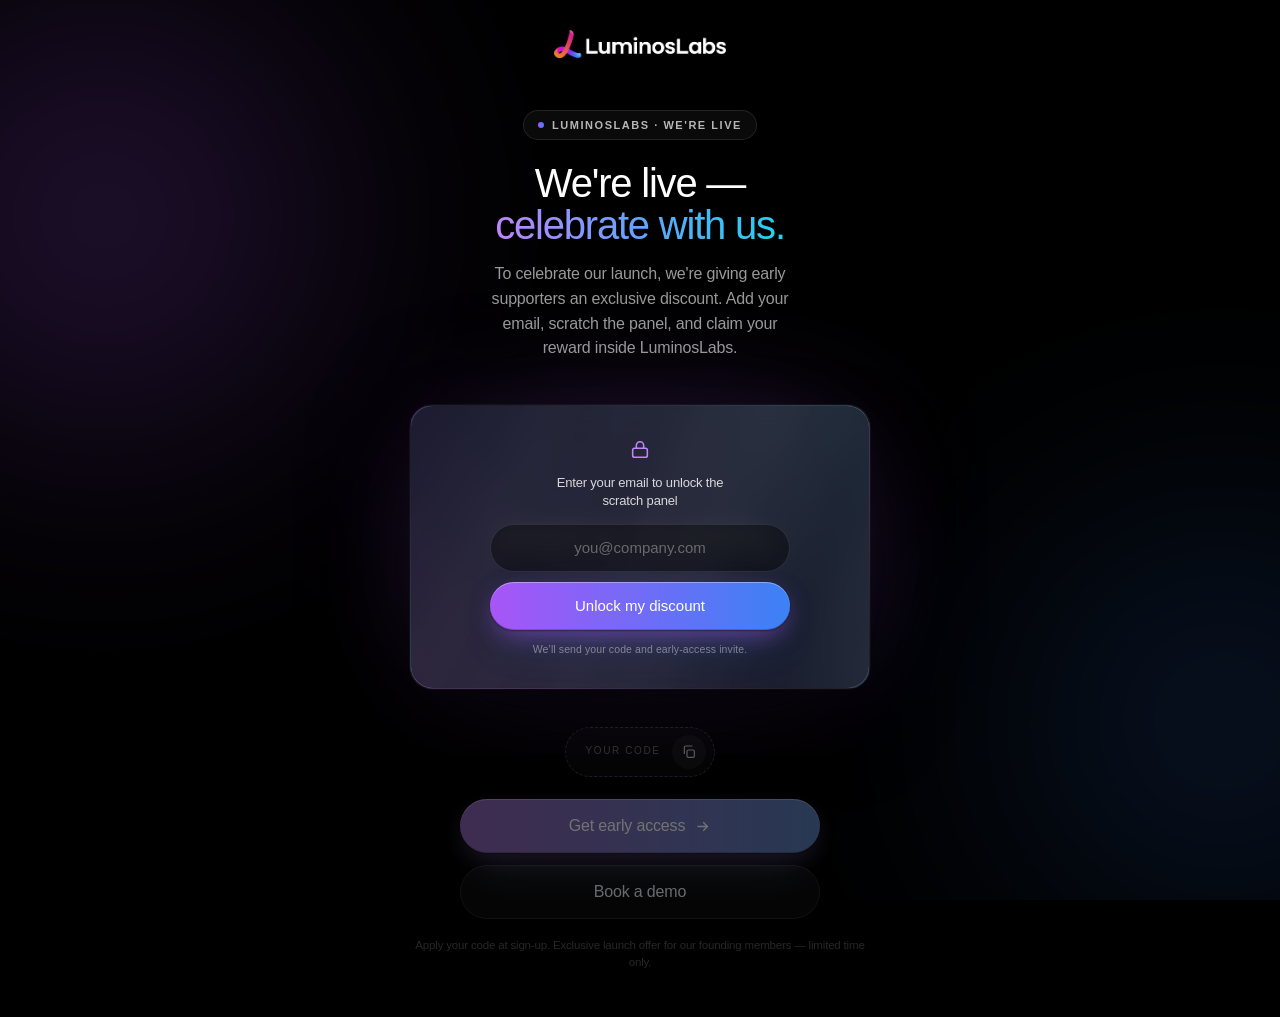
<file: index.html>
<!DOCTYPE html>
<html lang="en">
<head>
<meta charset="utf-8" />
<meta name="viewport" content="width=device-width,initial-scale=1,maximum-scale=1" />
<title>LuminosLabs · Scratch to reveal your discount</title>
<link rel="icon" type="image/png" href="favicon.png" />
<link rel="stylesheet" href="tokens.css" />
<style>
  *, *::before, *::after { box-sizing: border-box; }
  html { -webkit-text-size-adjust: 100%; }
  body {
    margin: 0; min-height: 100svh; background: var(--bg); color: var(--fg);
    font-family: var(--font-sans); font-weight: var(--weight-light);
    letter-spacing: -0.011em; overflow-x: hidden;
    display: flex; flex-direction: column; align-items: center;
  }
  a { color: inherit; text-decoration: none; }
  ::selection { background: rgba(168,85,247,0.35); color: #fff; }

  /* Ambient orbs */
  .orbs { position: fixed; inset: 0; z-index: 0; overflow: hidden; pointer-events: none; }
  .orb { position: absolute; border-radius: 50%; filter: blur(120px); opacity: 0.5; will-change: transform; }
  .orb.p { width: 70vw; height: 70vw; max-width: 720px; max-height: 720px; left: -20vw; top: -16vh;
    background: radial-gradient(circle, rgba(168,85,247,0.55), transparent 66%); animation: drift1 26s ease-in-out infinite alternate; }
  .orb.b { width: 64vw; height: 64vw; max-width: 680px; max-height: 680px; right: -22vw; bottom: -18vh;
    background: radial-gradient(circle, rgba(59,130,246,0.42), transparent 66%); animation: drift2 30s ease-in-out infinite alternate; }
  @keyframes drift1 { from { transform: translate(0,0) scale(1); } to { transform: translate(50px,-36px) scale(1.12); } }
  @keyframes drift2 { from { transform: translate(0,0) scale(1); } to { transform: translate(-44px,34px) scale(1.1); } }
  @media (prefers-reduced-motion: reduce) { .orb { animation: none !important; } }

  /* Shell */
  .shell {
    position: relative; z-index: 1; width: min(100% - 40px, 460px);
    margin: 0 auto; padding: 30px 0 40px; text-align: center;
    display: flex; flex-direction: column; align-items: center;
    min-height: 100svh; justify-content: center;
  }
  .logo { height: 28px; width: auto; margin-bottom: clamp(26px, 6vh, 52px); }
  .eyebrow {
    display: inline-flex; align-items: center; gap: 8px; height: 30px; padding: 0 14px;
    border-radius: var(--radius-full); background: rgba(255,255,255,0.04); border: 1px solid var(--border);
    font-size: 11px; font-weight: var(--weight-semibold); letter-spacing: 0.14em; text-transform: uppercase;
    color: rgba(255,255,255,0.7); backdrop-filter: blur(12px); margin-bottom: 22px;
  }
  .eyebrow .gdot { width: 6px; height: 6px; border-radius: 50%; background: var(--gradient-cta); }
  h1 {
    margin: 0; font-weight: var(--weight-light); letter-spacing: -0.03em; line-height: 1.05;
    font-size: clamp(28px, 8vw, 40px); text-wrap: balance;
  }
  h1 .gtext { background: var(--gradient-text-3); -webkit-background-clip: text; background-clip: text; -webkit-text-fill-color: transparent; }
  .lede { margin: 16px auto 0; max-width: 34ch; font-size: clamp(14.5px, 3.6vw, 16px); line-height: 1.55; color: rgba(255,255,255,0.6); }

  /* Scratch card */
  .card-wrap { position: relative; width: 100%; margin-top: clamp(28px, 6vh, 44px); }
  .card {
    position: relative; width: 100%; aspect-ratio: 1.62 / 1; border-radius: 22px; overflow: hidden;
    border: 1px solid rgba(255,255,255,0.1);
    box-shadow: 0 40px 100px -30px rgba(0,0,0,1), 0 0 0 1px rgba(255,255,255,0.04), 0 0 140px -50px rgba(168,85,247,0.55);
    background:
      radial-gradient(120% 130% at 18% 12%, rgba(168,85,247,0.28), transparent 55%),
      radial-gradient(120% 130% at 88% 92%, rgba(34,211,238,0.2), transparent 55%),
      linear-gradient(150deg, #0c0b16, #07060d 60%, #0c0814);
    user-select: none; -webkit-user-select: none;
  }
  /* Prize (under the coating) */
  .prize {
    position: absolute; inset: 0; z-index: 1; display: flex; flex-direction: column;
    align-items: center; justify-content: center; gap: 4px; padding: 16px;
  }
  .prize .won { font-size: 12px; letter-spacing: 0.22em; text-transform: uppercase; color: rgba(255,255,255,0.55); }
  .prize .amount { display: flex; align-items: baseline; gap: 10px; margin-top: 2px; }
  .prize .num {
    font-size: clamp(58px, 17vw, 84px); font-weight: var(--weight-semibold); letter-spacing: -0.04em; line-height: 0.9;
    background: var(--gradient-text-3); -webkit-background-clip: text; background-clip: text; -webkit-text-fill-color: transparent;
  }
  .prize .off { font-size: clamp(20px, 5vw, 26px); font-weight: var(--weight-medium); letter-spacing: 0.06em; color: rgba(255,255,255,0.9); }
  .prize .psub { margin-top: 8px; font-size: 12.5px; color: rgba(255,255,255,0.5); letter-spacing: 0.01em; }

  /* Scratch canvas overlay */
  #scratch {
    position: absolute; inset: 0; z-index: 2; width: 100%; height: 100%;
    touch-action: none; cursor: grab; transition: opacity .5s var(--ease-smooth);
  }
  #scratch:active { cursor: grabbing; }
  .card.revealed #scratch { opacity: 0; pointer-events: none; }
  #card { transform: perspective(1100px) rotateX(var(--rx,0deg)) rotateY(var(--ry,0deg)); transition: transform .3s var(--ease-smooth); }
  .card.revealed .prize { animation: prizepop .7s cubic-bezier(.2,1.25,.35,1) both; }
  @keyframes prizepop { 0% { transform: scale(.84); } 55% { transform: scale(1.05); } 100% { transform: scale(1); } }

  /* Hint chip floating over coating */
  .hint {
    position: absolute; left: 50%; bottom: 18px; transform: translateX(-50%); z-index: 3;
    display: inline-flex; align-items: center; gap: 8px; height: 32px; padding: 0 14px;
    border-radius: var(--radius-full); background: rgba(0,0,0,0.55); border: 1px solid rgba(255,255,255,0.16);
    font-size: 12px; color: rgba(255,255,255,0.85); backdrop-filter: blur(8px); pointer-events: none;
    animation: bob 2.2s ease-in-out infinite; transition: opacity .35s;
  }
  @keyframes bob { 0%,100% { transform: translate(-50%,0); } 50% { transform: translate(-50%,-6px); } }
  .hint.gone { opacity: 0; }
  .card.revealed .hint { opacity: 0; pointer-events: none; }

  /* Confetti layer */
  .confetti { position: absolute; inset: 0; z-index: 4; overflow: visible; pointer-events: none; }
  .confetti i { position: absolute; top: 40%; left: 50%; width: 8px; height: 12px; border-radius: 2px; opacity: 0; }

  /* Entertaining effects */
  .amount { position: relative; }
  .amount.shine::after { content:""; position:absolute; inset:-8px -16px; pointer-events:none; mix-blend-mode:screen;
    background: linear-gradient(105deg, transparent 40%, rgba(255,255,255,0.6) 50%, transparent 60%); background-size:260% 100%;
    animation: numshine 1s ease-out forwards; }
  @keyframes numshine { from { background-position:150% 0; } to { background-position:-50% 0; } }

  .sheen { position:absolute; inset:0; z-index:3; pointer-events:none; border-radius:inherit; mix-blend-mode:screen;
    background: linear-gradient(105deg, transparent 36%, rgba(255,255,255,0.30) 48%, rgba(255,255,255,0.06) 54%, transparent 66%);
    background-size:260% 100%; animation: sweep 3s ease-in-out infinite; transition: opacity .4s; }
  @keyframes sweep { 0% { background-position:175% 0; } 55%,100% { background-position:-75% 0; } }
  .card.revealed .sheen, .sheen.gone { opacity: 0; }

  .spark-layer { position:absolute; inset:0; z-index:6; pointer-events:none; overflow:hidden; border-radius:inherit; }
  .spark { position:absolute; width:7px; height:7px; border-radius:50%; will-change: transform, opacity; }

  .glow-ring { position:absolute; left:50%; top:50%; width:40px; height:40px; margin:-20px 0 0 -20px; z-index:0; pointer-events:none;
    border-radius:50%; border:2px solid rgba(192,132,252,0.85); opacity:0; }
  .glow-ring.go { animation: ring .9s var(--ease-smooth) forwards; }
  @keyframes ring { 0% { transform: scale(.3); opacity:.85; } 100% { transform: scale(8); opacity:0; } }

  /* Email gate (unlock before scratching) */
  .card.locked #scratch { pointer-events: none; cursor: default; }
  .card.locked .hint { opacity: 0; }
  .gate {
    position: absolute; inset: 0; z-index: 7; border-radius: inherit; padding: 22px; text-align: center;
    display: flex; flex-direction: column; align-items: center; justify-content: center; gap: 13px;
    background: rgba(8,7,14,0.62); backdrop-filter: blur(11px); -webkit-backdrop-filter: blur(11px);
    transition: opacity .45s var(--ease-smooth);
  }
  .gate.unlocked { opacity: 0; pointer-events: none; }
  .gate .lockico { color: var(--brand-purple-400); }
  .gate .glabel { font-size: 13px; line-height: 1.4; color: rgba(255,255,255,0.82); max-width: 26ch; }
  .gform { display: flex; flex-direction: column; gap: 10px; width: 100%; max-width: 300px; }
  .gform input {
    height: 48px; padding: 0 18px; border-radius: var(--radius-full); background: rgba(0,0,0,0.42);
    border: 1px solid var(--border); color: #fff; font: inherit; font-size: 15px; font-weight: var(--weight-light);
    text-align: center; transition: border-color .2s, box-shadow .2s;
  }
  .gform input::placeholder { color: rgba(255,255,255,0.34); }
  .gform input:focus { outline: none; border-color: rgba(168,85,247,0.6); box-shadow: var(--glow-focus); }
  .gform input.err { border-color: var(--danger); box-shadow: 0 0 0 1px var(--danger); }
  .gform .gbtn {
    height: 48px; border-radius: var(--radius-full); border: 0; cursor: pointer; background: var(--gradient-cta);
    color: #fff; font: inherit; font-size: 15px; font-weight: var(--weight-medium); box-shadow: var(--btn-primary-shadow);
    transition: transform .2s var(--ease-smooth), box-shadow .2s var(--ease-smooth);
  }
  .gform .gbtn:hover { transform: translateY(-1px); box-shadow: var(--btn-primary-shadow-hover); }
  .gate .gnote { font-size: 10.5px; color: rgba(255,255,255,0.42); letter-spacing: 0.01em; }
  .card.locked ~ .reveal-instant { display: none; }

  /* Reveal-gated content */
  .reveal-after {
    width: 100%; margin-top: clamp(22px, 5vh, 32px);
    opacity: 0.45; filter: saturate(0.5); transition: opacity .6s var(--ease-smooth), filter .6s, transform .6s var(--ease-smooth);
    transform: translateY(6px); pointer-events: none;
  }
  .reveal-after.on { opacity: 1; filter: none; transform: none; pointer-events: auto; }

  /* Code pill */
  .code {
    display: inline-flex; align-items: center; gap: 12px; height: 50px; padding: 0 8px 0 20px;
    border-radius: var(--radius-full); background: rgba(255,255,255,0.04); border: 1px dashed rgba(168,85,247,0.5);
    cursor: pointer; transition: border-color .25s, background .25s; -webkit-tap-highlight-color: transparent;
  }
  .code:hover { background: rgba(255,255,255,0.06); border-color: rgba(168,85,247,0.8); }
  .code .label { font-size: 10px; letter-spacing: 0.16em; text-transform: uppercase; color: rgba(255,255,255,0.4); }
  .code .val { font-family: var(--font-mono); font-size: 15px; letter-spacing: 0.04em; font-weight: 500; color: #fff; }
  .code .cp {
    display: inline-flex; align-items: center; justify-content: center; width: 34px; height: 34px;
    border-radius: var(--radius-full); background: rgba(255,255,255,0.06); color: rgba(255,255,255,0.75);
  }
  .code.copied .cp { background: var(--success); color: #04140a; }

  /* Buttons */
  .actions { margin-top: 22px; display: flex; flex-direction: column; gap: 12px; width: 100%; max-width: 360px; margin-inline: auto; }
  .btn {
    display: inline-flex; align-items: center; justify-content: center; gap: 9px; height: 54px; border-radius: var(--radius-full);
    font-size: 16px; font-weight: var(--weight-medium); letter-spacing: -0.01em; cursor: pointer; border: 0; white-space: nowrap;
    transition: transform var(--dur-fast) var(--ease-smooth), box-shadow var(--dur-fast) var(--ease-smooth), background var(--dur-fast);
  }
  .btn-primary { background: var(--gradient-cta); color: #fff; box-shadow: var(--btn-primary-shadow); position: relative; overflow: hidden; }
  .btn-primary:hover { transform: translateY(-1px); box-shadow: var(--btn-primary-shadow-hover); }
  .btn-primary::after { content: ""; position: absolute; top: 0; left: -60%; width: 40%; height: 100%;
    background: linear-gradient(90deg, transparent, rgba(255,255,255,0.28), transparent); transform: skewX(-18deg); transition: left .85s var(--ease-smooth); }
  .btn-primary:hover::after { left: 130%; }
  .btn-ghost { background: var(--bg-elevated); color: rgba(255,255,255,0.92); border: 1px solid var(--border); backdrop-filter: blur(12px); }
  .btn-ghost:hover { background: var(--bg-hover); transform: translateY(-1px); border-color: var(--border-strong); }
  .btn .arr { transition: transform var(--dur-fast) var(--ease-smooth); }
  .btn:hover .arr { transform: translateX(3px); }

  .fine { margin-top: 18px; font-size: 11.5px; color: rgba(255,255,255,0.34); line-height: 1.5; }
  .reveal-instant { margin-top: 16px; font-size: 12px; color: rgba(255,255,255,0.32); }
  .reveal-instant button { background: none; border: 0; color: rgba(255,255,255,0.55); cursor: pointer; font: inherit; border-bottom: 1px solid rgba(255,255,255,0.22); padding: 0 0 1px; }
  .reveal-instant button:hover { color: rgba(255,255,255,0.85); }
  .card.revealed ~ .reveal-instant { display: none; }
</style>
</head>
<body>

<div class="orbs" aria-hidden="true">
  <div class="orb p"></div>
  <div class="orb b"></div>
</div>

<main class="shell" data-screen-label="Scratch card">
  <img class="logo" src="assets/logo-color-white.png" alt="LuminosLabs" />
  <span class="eyebrow"><span class="gdot"></span>LuminosLabs · We're Live</span>
  <h1>We're live — <br/><span class="gtext">celebrate with us.</span></h1>
  <p class="lede">To celebrate our launch, we're giving early supporters an exclusive discount. Add your email, scratch the panel, and claim your reward inside LuminosLabs.</p>

  <div class="card-wrap">
    <div class="card locked" id="card">
      <div class="glow-ring" id="glowRing"></div>
      <div class="prize" aria-hidden="false">
        <span class="won">You unlocked</span>
        <div class="amount" id="amount"><span class="num"><span id="numCount">40</span>%</span><span class="off">OFF</span></div>
        <div class="psub">Your first month of LuminosLabs</div>
      </div>
      <canvas id="scratch"></canvas>
      <div class="sheen" id="sheen"></div>
      <div class="spark-layer" id="sparkLayer"></div>
      <div class="hint" id="hint">
        <svg width="15" height="15" viewBox="0 0 24 24" fill="none" stroke="currentColor" stroke-width="1.8"><path d="M9 11V4.5a1.5 1.5 0 0 1 3 0V10"/><path d="M12 10V3.5a1.5 1.5 0 0 1 3 0V10"/><path d="M15 10V5.5a1.5 1.5 0 0 1 3 0V13a6 6 0 0 1-6 6h-2a6 6 0 0 1-5.2-3l-1.6-2.8a1.5 1.5 0 0 1 2.5-1.6L9 14"/></svg>
        Scratch here
      </div>
      <div class="confetti" id="confetti" aria-hidden="true"></div>
      <div class="gate" id="gate">
        <svg class="lockico" width="22" height="22" viewBox="0 0 24 24" fill="none" stroke="currentColor" stroke-width="1.7"><rect x="4" y="10" width="16" height="10" rx="2"/><path d="M8 10V7a4 4 0 0 1 8 0v3"/></svg>
        <div class="glabel">Enter your email to unlock the scratch panel</div>
        <form class="gform" id="gform" novalidate>
          <input type="email" id="gemail" placeholder="you@company.com" autocomplete="email" aria-label="Email address" required />
          <button class="gbtn" type="submit">Unlock my discount</button>
        </form>
        <div class="gnote">We’ll send your code and early-access invite.</div>
      </div>
    </div>

    <p class="reveal-instant" id="instant">Can’t scratch? <button id="instantBtn">Reveal instantly</button></p>
  </div>

  <div class="reveal-after" id="after">
    <button class="code" id="codeBtn" type="button" aria-label="Copy discount code">
      <span style="display:flex;flex-direction:column;align-items:flex-start;gap:2px;line-height:1">
        <span class="label">Your code</span>
        <span class="val" id="codeVal"></span>
      </span>
      <span class="cp" id="cp"><svg width="16" height="16" viewBox="0 0 24 24" fill="none" stroke="currentColor" stroke-width="1.8"><rect x="9" y="9" width="11" height="11" rx="2"/><path d="M5 15V5a2 2 0 0 1 2-2h10"/></svg></span>
    </button>

    <div class="actions">
      <a href="https://app.luminoslabs.ai/login" class="btn btn-primary">Get early access <svg class="arr" width="17" height="17" viewBox="0 0 24 24" fill="none" stroke="currentColor" stroke-width="2"><path d="M5 12h14M13 6l6 6-6 6"/></svg></a>
      <a href="https://www.luminoslabs.ai/contact" class="btn btn-ghost">Book a demo</a>
    </div>
    <p class="fine">Apply your code at sign-up. Exclusive launch offer for our founding members — limited time only.</p>
  </div>
</main>

<script>
  const card = document.getElementById('card');
  const canvas = document.getElementById('scratch');
  const ctx = canvas.getContext('2d', { willReadFrequently: true });
  const hint = document.getElementById('hint');
  const after = document.getElementById('after');
  const confetti = document.getElementById('confetti');
  const sparkLayer = document.getElementById('sparkLayer');
  const sheen = document.getElementById('sheen');
  const glowRing = document.getElementById('glowRing');
  const amount = document.getElementById('amount');
  const numCount = document.getElementById('numCount');
  const gate = document.getElementById('gate');
  const gform = document.getElementById('gform');
  const gemail = document.getElementById('gemail');
  const TIERS = [
    { pct: 40, code: 'DIGITAL4SOFIALLAB' },
    { pct: 30, code: 'DIGITAL4SOFIALLAB30' },
    { pct: 20, code: 'DIGITAL4SOFIALLAB20' },
  ];
  const TIER = TIERS[(Math.random() * TIERS.length) | 0];
  const DISCOUNT = TIER.pct;
  let unlocked = false;

  function submitToBrevo(email) {
    fetch('/api/subscribe', {
      method: 'POST',
      headers: { 'content-type': 'application/json' },
      body: JSON.stringify({ email, code: TIER.code, pct: TIER.pct }),
    }).catch(() => {}); // fire-and-forget — gate opens regardless
  }
  let W = 0, H = 0, dpr = 1, revealed = false, started = false, last = null, lastSpark = 0;

  function drawCoating() {
    ctx.globalCompositeOperation = 'source-over';
    // base brushed gunmetal
    const g = ctx.createLinearGradient(0, 0, W, H);
    g.addColorStop(0, '#34304a'); g.addColorStop(0.5, '#5b5570'); g.addColorStop(1, '#2c2840');
    ctx.fillStyle = g; ctx.fillRect(0, 0, W, H);
    // iridescent brand sheen
    ctx.globalCompositeOperation = 'screen';
    const s = ctx.createLinearGradient(0, H, W, 0);
    s.addColorStop(0, 'rgba(168,85,247,0.28)'); s.addColorStop(0.5, 'rgba(59,130,246,0.18)'); s.addColorStop(1, 'rgba(34,211,238,0.26)');
    ctx.fillStyle = s; ctx.fillRect(0, 0, W, H);
    // diagonal gloss bands
    ctx.globalCompositeOperation = 'soft-light';
    for (let i = -1; i < 6; i++) {
      ctx.fillStyle = i % 2 ? 'rgba(255,255,255,0.10)' : 'rgba(0,0,0,0.10)';
      ctx.save(); ctx.translate(i * (W / 4), 0); ctx.transform(1, 0, -0.5, 1, 0, 0);
      ctx.fillRect(0, 0, W / 8, H); ctx.restore();
    }
    // sparkle noise
    ctx.globalCompositeOperation = 'source-over';
    for (let i = 0; i < 420; i++) {
      ctx.fillStyle = `rgba(255,255,255,${Math.random() * 0.06})`;
      ctx.fillRect(Math.random() * W, Math.random() * H, 1.4, 1.4);
    }
    // label
    ctx.fillStyle = 'rgba(255,255,255,0.82)';
    ctx.textAlign = 'center'; ctx.textBaseline = 'middle';
    try { ctx.letterSpacing = '3px'; } catch (e) {}
    ctx.font = '600 ' + Math.round(W * 0.045) + 'px ' + getComputedStyle(document.body).fontFamily;
    ctx.fillText('SCRATCH TO REVEAL', W / 2, H / 2 - 9);
    ctx.fillStyle = 'rgba(255,255,255,0.55)';
    ctx.font = '500 ' + Math.round(W * 0.034) + 'px ' + getComputedStyle(document.body).fontFamily;
    ctx.fillText('YOUR DISCOUNT', W / 2, H / 2 + Math.round(W * 0.05));
    try { ctx.letterSpacing = '0px'; } catch (e) {}
  }

  function setup() {
    const r = card.getBoundingClientRect();
    W = r.width; H = r.height; dpr = Math.min(window.devicePixelRatio || 1, 2);
    canvas.width = Math.round(W * dpr); canvas.height = Math.round(H * dpr);
    ctx.setTransform(dpr, 0, 0, dpr, 0, 0);
    if (!revealed) drawCoating();
  }

  function pos(e) { const r = canvas.getBoundingClientRect(); return { x: e.clientX - r.left, y: e.clientY - r.top }; }

  function scratchTo(p) {
    ctx.globalCompositeOperation = 'destination-out';
    ctx.lineWidth = Math.max(34, W * 0.11); ctx.lineCap = 'round'; ctx.lineJoin = 'round';
    if (last) { ctx.beginPath(); ctx.moveTo(last.x, last.y); ctx.lineTo(p.x, p.y); ctx.stroke(); }
    ctx.beginPath(); ctx.arc(p.x, p.y, ctx.lineWidth / 2, 0, Math.PI * 2); ctx.fill();
    spawnSpark(p.x, p.y);
    last = p;
  }

  function clearedPct() {
    const img = ctx.getImageData(0, 0, canvas.width, canvas.height).data;
    let clear = 0, total = 0;
    for (let i = 3; i < img.length; i += 32 * 4) { total++; if (img[i] < 24) clear++; }
    return clear / total;
  }

  function reveal() {
    if (revealed) return; revealed = true;
    document.getElementById('codeVal').textContent = TIER.code;
    card.classList.add('revealed');
    // hard-clear the coating so no residual bands remain
    ctx.clearRect(0, 0, canvas.width, canvas.height);
    canvas.style.opacity = '0';
    canvas.style.pointerEvents = 'none';
    setTimeout(() => { canvas.style.display = 'none'; }, 520);
    hint.style.opacity = '0';
    hint.style.pointerEvents = 'none';
    if (sheen) sheen.classList.add('gone');
    untilt();
    after.classList.add('on');
    countUp(DISCOUNT);
    amount.classList.add('shine');
    if (glowRing) { glowRing.classList.remove('go'); void glowRing.offsetWidth; glowRing.classList.add('go'); }
    burst();
    if (navigator.vibrate) { try { navigator.vibrate([16, 36, 22]); } catch (e) {} }
  }

  function burst() {
    const colors = ['#a855f7', '#c084fc', '#3b82f6', '#60a5fa', '#22d3ee', '#ffffff'];
    for (let i = 0; i < 48; i++) {
      const s = document.createElement('i');
      const ang = (Math.random() * Math.PI) - Math.PI / 2;
      const dist = 100 + Math.random() * 190;
      const dx = Math.cos(ang) * dist * (Math.random() < 0.5 ? -1 : 1);
      const dy = (Math.sin(ang) * dist) - (50 + Math.random() * 70);
      s.style.background = colors[i % colors.length];
      if (i % 3 === 0) { s.style.width = '7px'; s.style.height = '7px'; s.style.borderRadius = '50%'; }
      s.style.transform = 'translate(-50%,-50%)';
      confetti.appendChild(s);
      const rot = (Math.random() * 800 - 400) + 'deg';
      s.animate([
        { transform: 'translate(-50%,-50%) rotate(0deg)', opacity: 1 },
        { transform: `translate(calc(-50% + ${dx}px), calc(-50% + ${dy}px)) rotate(${rot})`, opacity: 1, offset: 0.7 },
        { transform: `translate(calc(-50% + ${dx * 1.2}px), calc(-50% + ${dy + 240}px)) rotate(${rot})`, opacity: 0 }
      ], { duration: 1200 + Math.random() * 600, easing: 'cubic-bezier(0.2,0.7,0.3,1)' }).onfinish = () => s.remove();
    }
  }

  let checkPending = false;
  function maybeCheck() {
    if (checkPending || revealed) return;
    checkPending = true;
    requestAnimationFrame(() => { checkPending = false; if (clearedPct() > 0.5) reveal(); });
  }

  canvas.addEventListener('pointerdown', (e) => {
    if (revealed || !unlocked) return; started = true; last = null;
    try { canvas.setPointerCapture(e.pointerId); } catch (err) {}
    hint.classList.add('gone'); if (sheen) sheen.classList.add('gone'); untilt();
    scratchTo(pos(e)); e.preventDefault();
  });
  canvas.addEventListener('pointermove', (e) => {
    if (!started || revealed) return; scratchTo(pos(e)); maybeCheck(); e.preventDefault();
  });
  function endStroke() { if (!started) return; started = false; last = null; maybeCheck(); }
  canvas.addEventListener('pointerup', endStroke);
  canvas.addEventListener('pointercancel', endStroke);
  canvas.addEventListener('pointerleave', endStroke);

  document.getElementById('instantBtn').addEventListener('click', () => {
    if (revealed || !unlocked) return;
    // quick auto-scratch sweep, then reveal
    ctx.globalCompositeOperation = 'destination-out';
    for (let y = H * 0.2; y < H * 0.9; y += H * 0.12) {
      ctx.beginPath(); ctx.lineWidth = H * 0.16; ctx.lineCap = 'round';
      ctx.moveTo(W * 0.1, y); ctx.lineTo(W * 0.9, y); ctx.stroke();
    }
    reveal();
  });

  // Copy code
  const codeBtn = document.getElementById('codeBtn');
  const cp = document.getElementById('cp');
  codeBtn.addEventListener('click', () => {
    const val = document.getElementById('codeVal').textContent.trim();
    const done = () => { codeBtn.classList.add('copied'); cp.innerHTML = '<svg width="16" height="16" viewBox="0 0 24 24" fill="none" stroke="currentColor" stroke-width="2.2"><path d="M20 6 9 17l-5-5"/></svg>'; setTimeout(() => { codeBtn.classList.remove('copied'); cp.innerHTML = '<svg width="16" height="16" viewBox="0 0 24 24" fill="none" stroke="currentColor" stroke-width="1.8"><rect x="9" y="9" width="11" height="11" rx="2"/><path d="M5 15V5a2 2 0 0 1 2-2h10"/></svg>'; }, 1600); };
    if (navigator.clipboard) { navigator.clipboard.writeText(val).then(done).catch(done); } else { done(); }
  });

  // init + resize
  // Sparkles that fly off the scratch point
  function spawnSpark(x, y) {
    const now = performance.now(); if (now - lastSpark < 45) return; lastSpark = now;
    const cols = ['#c084fc', '#60a5fa', '#22d3ee', '#ffffff'];
    for (let k = 0; k < 2; k++) {
      const s = document.createElement('i'); s.className = 'spark';
      const col = cols[(Math.random() * cols.length) | 0];
      s.style.left = x + 'px'; s.style.top = y + 'px';
      s.style.background = col; s.style.boxShadow = '0 0 7px ' + col;
      sparkLayer.appendChild(s);
      const dx = (Math.random() * 2 - 1) * 36, dy = (Math.random() * 2 - 1) * 36 - 12;
      s.animate([
        { transform: 'translate(-50%,-50%) scale(1)', opacity: 1 },
        { transform: `translate(calc(-50% + ${dx}px), calc(-50% + ${dy}px)) scale(0)`, opacity: 0 }
      ], { duration: 450 + Math.random() * 320, easing: 'cubic-bezier(0.2,0.7,0.3,1)' }).onfinish = () => s.remove();
    }
  }

  // Count-up on reveal
  function countUp(target) {
    const start = performance.now(), dur = 750;
    (function step(t) {
      const k = Math.min((t - start) / dur, 1), e = 1 - Math.pow(1 - k, 3);
      numCount.textContent = Math.round(e * target);
      if (k < 1) requestAnimationFrame(step); else numCount.textContent = target;
    })(start);
  }

  // Subtle 3D tilt (paused while scratching / after reveal)
  function tilt(e) {
    if (started || revealed || !unlocked) return;
    const r = card.getBoundingClientRect();
    const px = (e.clientX - r.left) / r.width - 0.5;
    const py = (e.clientY - r.top) / r.height - 0.5;
    card.style.setProperty('--ry', (px * 6).toFixed(2) + 'deg');
    card.style.setProperty('--rx', (-py * 6).toFixed(2) + 'deg');
  }
  function untilt() { card.style.setProperty('--rx', '0deg'); card.style.setProperty('--ry', '0deg'); }
  card.addEventListener('pointermove', tilt);
  card.addEventListener('pointerleave', untilt);

  // Email gate — unlock the panel before scratching
  gform.addEventListener('submit', (e) => {
    e.preventDefault();
    const v = gemail.value.trim();
    if (!v || !gemail.checkValidity()) { gemail.classList.add('err'); gemail.focus(); return; }
    gemail.classList.remove('err');
    unlocked = true;
    try { localStorage.setItem('d4s_email', v); } catch (err) {}
    submitToBrevo(v);
    gate.classList.add('unlocked');
    card.classList.remove('locked');
    setTimeout(() => { gate.style.display = 'none'; }, 480);
  });
  gemail.addEventListener('input', () => gemail.classList.remove('err'));

  requestAnimationFrame(() => requestAnimationFrame(setup));
  let rt; window.addEventListener('resize', () => { clearTimeout(rt); rt = setTimeout(setup, 150); });
  if (window.matchMedia('(prefers-reduced-motion: reduce)').matches) {
    // still scratchable; no auto behavior needed
  }
</script>
</body>
</html>
</file>
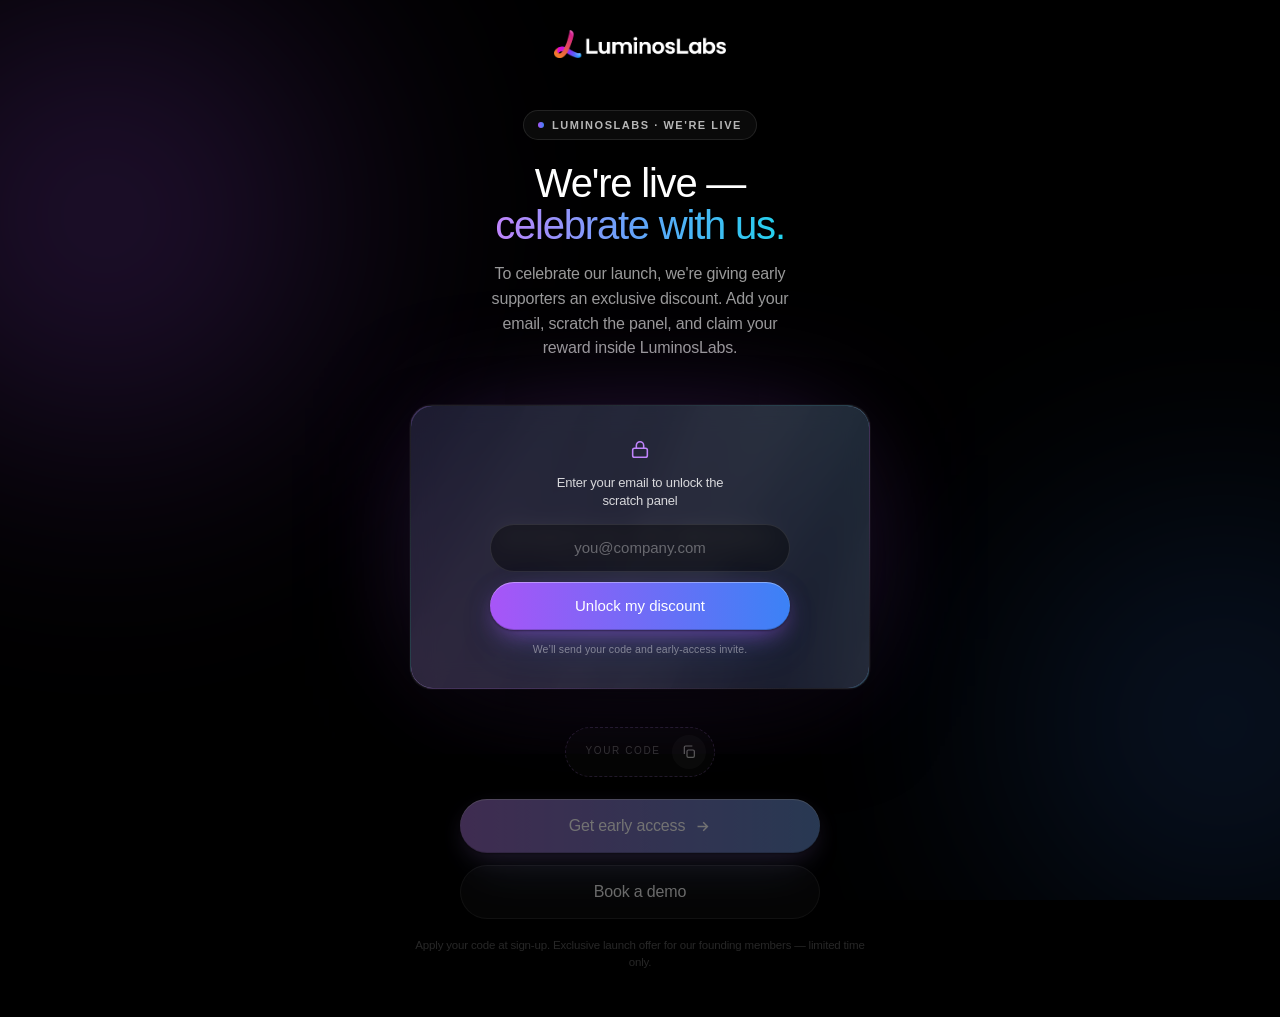
<file: Luminos Labs - Scratch Card.html>
<!DOCTYPE html>
<html lang="en">
<head>
<meta charset="utf-8" />
<meta name="viewport" content="width=device-width,initial-scale=1,maximum-scale=1" />
<title>LuminosLabs · Scratch to reveal your discount</title>
<link rel="stylesheet" href="tokens.css" />
<style>
  *, *::before, *::after { box-sizing: border-box; }
  html { -webkit-text-size-adjust: 100%; }
  body {
    margin: 0; min-height: 100svh; background: var(--bg); color: var(--fg);
    font-family: var(--font-sans); font-weight: var(--weight-light);
    letter-spacing: -0.011em; overflow-x: hidden;
    display: flex; flex-direction: column; align-items: center;
  }
  a { color: inherit; text-decoration: none; }
  ::selection { background: rgba(168,85,247,0.35); color: #fff; }

  /* Ambient orbs */
  .orbs { position: fixed; inset: 0; z-index: 0; overflow: hidden; pointer-events: none; }
  .orb { position: absolute; border-radius: 50%; filter: blur(120px); opacity: 0.5; will-change: transform; }
  .orb.p { width: 70vw; height: 70vw; max-width: 720px; max-height: 720px; left: -20vw; top: -16vh;
    background: radial-gradient(circle, rgba(168,85,247,0.55), transparent 66%); animation: drift1 26s ease-in-out infinite alternate; }
  .orb.b { width: 64vw; height: 64vw; max-width: 680px; max-height: 680px; right: -22vw; bottom: -18vh;
    background: radial-gradient(circle, rgba(59,130,246,0.42), transparent 66%); animation: drift2 30s ease-in-out infinite alternate; }
  @keyframes drift1 { from { transform: translate(0,0) scale(1); } to { transform: translate(50px,-36px) scale(1.12); } }
  @keyframes drift2 { from { transform: translate(0,0) scale(1); } to { transform: translate(-44px,34px) scale(1.1); } }
  @media (prefers-reduced-motion: reduce) { .orb { animation: none !important; } }

  /* Shell */
  .shell {
    position: relative; z-index: 1; width: min(100% - 40px, 460px);
    margin: 0 auto; padding: 30px 0 40px; text-align: center;
    display: flex; flex-direction: column; align-items: center;
    min-height: 100svh; justify-content: center;
  }
  .logo { height: 28px; width: auto; margin-bottom: clamp(26px, 6vh, 52px); }
  .eyebrow {
    display: inline-flex; align-items: center; gap: 8px; height: 30px; padding: 0 14px;
    border-radius: var(--radius-full); background: rgba(255,255,255,0.04); border: 1px solid var(--border);
    font-size: 11px; font-weight: var(--weight-semibold); letter-spacing: 0.14em; text-transform: uppercase;
    color: rgba(255,255,255,0.7); backdrop-filter: blur(12px); margin-bottom: 22px;
  }
  .eyebrow .gdot { width: 6px; height: 6px; border-radius: 50%; background: var(--gradient-cta); }
  h1 {
    margin: 0; font-weight: var(--weight-light); letter-spacing: -0.03em; line-height: 1.05;
    font-size: clamp(28px, 8vw, 40px); text-wrap: balance;
  }
  h1 .gtext { background: var(--gradient-text-3); -webkit-background-clip: text; background-clip: text; -webkit-text-fill-color: transparent; }
  .lede { margin: 16px auto 0; max-width: 34ch; font-size: clamp(14.5px, 3.6vw, 16px); line-height: 1.55; color: rgba(255,255,255,0.6); }

  /* Scratch card */
  .card-wrap { position: relative; width: 100%; margin-top: clamp(28px, 6vh, 44px); }
  .card {
    position: relative; width: 100%; aspect-ratio: 1.62 / 1; border-radius: 22px; overflow: hidden;
    border: 1px solid rgba(255,255,255,0.1);
    box-shadow: 0 40px 100px -30px rgba(0,0,0,1), 0 0 0 1px rgba(255,255,255,0.04), 0 0 140px -50px rgba(168,85,247,0.55);
    background:
      radial-gradient(120% 130% at 18% 12%, rgba(168,85,247,0.28), transparent 55%),
      radial-gradient(120% 130% at 88% 92%, rgba(34,211,238,0.2), transparent 55%),
      linear-gradient(150deg, #0c0b16, #07060d 60%, #0c0814);
    user-select: none; -webkit-user-select: none;
  }
  /* Prize (under the coating) */
  .prize {
    position: absolute; inset: 0; z-index: 1; display: flex; flex-direction: column;
    align-items: center; justify-content: center; gap: 4px; padding: 16px;
  }
  .prize .won { font-size: 12px; letter-spacing: 0.22em; text-transform: uppercase; color: rgba(255,255,255,0.55); }
  .prize .amount { display: flex; align-items: baseline; gap: 10px; margin-top: 2px; }
  .prize .num {
    font-size: clamp(58px, 17vw, 84px); font-weight: var(--weight-semibold); letter-spacing: -0.04em; line-height: 0.9;
    background: var(--gradient-text-3); -webkit-background-clip: text; background-clip: text; -webkit-text-fill-color: transparent;
  }
  .prize .off { font-size: clamp(20px, 5vw, 26px); font-weight: var(--weight-medium); letter-spacing: 0.06em; color: rgba(255,255,255,0.9); }
  .prize .psub { margin-top: 8px; font-size: 12.5px; color: rgba(255,255,255,0.5); letter-spacing: 0.01em; }

  /* Scratch canvas overlay */
  #scratch {
    position: absolute; inset: 0; z-index: 2; width: 100%; height: 100%;
    touch-action: none; cursor: grab; transition: opacity .5s var(--ease-smooth);
  }
  #scratch:active { cursor: grabbing; }
  .card.revealed #scratch { opacity: 0; pointer-events: none; }
  #card { transform: perspective(1100px) rotateX(var(--rx,0deg)) rotateY(var(--ry,0deg)); transition: transform .3s var(--ease-smooth); }
  .card.revealed .prize { animation: prizepop .7s cubic-bezier(.2,1.25,.35,1) both; }
  @keyframes prizepop { 0% { transform: scale(.84); } 55% { transform: scale(1.05); } 100% { transform: scale(1); } }

  /* Hint chip floating over coating */
  .hint {
    position: absolute; left: 50%; bottom: 18px; transform: translateX(-50%); z-index: 3;
    display: inline-flex; align-items: center; gap: 8px; height: 32px; padding: 0 14px;
    border-radius: var(--radius-full); background: rgba(0,0,0,0.55); border: 1px solid rgba(255,255,255,0.16);
    font-size: 12px; color: rgba(255,255,255,0.85); backdrop-filter: blur(8px); pointer-events: none;
    animation: bob 2.2s ease-in-out infinite; transition: opacity .35s;
  }
  @keyframes bob { 0%,100% { transform: translate(-50%,0); } 50% { transform: translate(-50%,-6px); } }
  .hint.gone { opacity: 0; }
  .card.revealed .hint { opacity: 0; pointer-events: none; }

  /* Confetti layer */
  .confetti { position: absolute; inset: 0; z-index: 4; overflow: visible; pointer-events: none; }
  .confetti i { position: absolute; top: 40%; left: 50%; width: 8px; height: 12px; border-radius: 2px; opacity: 0; }

  /* Entertaining effects */
  .amount { position: relative; }
  .amount.shine::after { content:""; position:absolute; inset:-8px -16px; pointer-events:none; mix-blend-mode:screen;
    background: linear-gradient(105deg, transparent 40%, rgba(255,255,255,0.6) 50%, transparent 60%); background-size:260% 100%;
    animation: numshine 1s ease-out forwards; }
  @keyframes numshine { from { background-position:150% 0; } to { background-position:-50% 0; } }

  .sheen { position:absolute; inset:0; z-index:3; pointer-events:none; border-radius:inherit; mix-blend-mode:screen;
    background: linear-gradient(105deg, transparent 36%, rgba(255,255,255,0.30) 48%, rgba(255,255,255,0.06) 54%, transparent 66%);
    background-size:260% 100%; animation: sweep 3s ease-in-out infinite; transition: opacity .4s; }
  @keyframes sweep { 0% { background-position:175% 0; } 55%,100% { background-position:-75% 0; } }
  .card.revealed .sheen, .sheen.gone { opacity: 0; }

  .spark-layer { position:absolute; inset:0; z-index:6; pointer-events:none; overflow:hidden; border-radius:inherit; }
  .spark { position:absolute; width:7px; height:7px; border-radius:50%; will-change: transform, opacity; }

  .glow-ring { position:absolute; left:50%; top:50%; width:40px; height:40px; margin:-20px 0 0 -20px; z-index:0; pointer-events:none;
    border-radius:50%; border:2px solid rgba(192,132,252,0.85); opacity:0; }
  .glow-ring.go { animation: ring .9s var(--ease-smooth) forwards; }
  @keyframes ring { 0% { transform: scale(.3); opacity:.85; } 100% { transform: scale(8); opacity:0; } }

  /* Email gate (unlock before scratching) */
  .card.locked #scratch { pointer-events: none; cursor: default; }
  .card.locked .hint { opacity: 0; }
  .gate {
    position: absolute; inset: 0; z-index: 7; border-radius: inherit; padding: 22px; text-align: center;
    display: flex; flex-direction: column; align-items: center; justify-content: center; gap: 13px;
    background: rgba(8,7,14,0.62); backdrop-filter: blur(11px); -webkit-backdrop-filter: blur(11px);
    transition: opacity .45s var(--ease-smooth);
  }
  .gate.unlocked { opacity: 0; pointer-events: none; }
  .gate .lockico { color: var(--brand-purple-400); }
  .gate .glabel { font-size: 13px; line-height: 1.4; color: rgba(255,255,255,0.82); max-width: 26ch; }
  .gform { display: flex; flex-direction: column; gap: 10px; width: 100%; max-width: 300px; }
  .gform input {
    height: 48px; padding: 0 18px; border-radius: var(--radius-full); background: rgba(0,0,0,0.42);
    border: 1px solid var(--border); color: #fff; font: inherit; font-size: 15px; font-weight: var(--weight-light);
    text-align: center; transition: border-color .2s, box-shadow .2s;
  }
  .gform input::placeholder { color: rgba(255,255,255,0.34); }
  .gform input:focus { outline: none; border-color: rgba(168,85,247,0.6); box-shadow: var(--glow-focus); }
  .gform input.err { border-color: var(--danger); box-shadow: 0 0 0 1px var(--danger); }
  .gform .gbtn {
    height: 48px; border-radius: var(--radius-full); border: 0; cursor: pointer; background: var(--gradient-cta);
    color: #fff; font: inherit; font-size: 15px; font-weight: var(--weight-medium); box-shadow: var(--btn-primary-shadow);
    transition: transform .2s var(--ease-smooth), box-shadow .2s var(--ease-smooth);
  }
  .gform .gbtn:hover { transform: translateY(-1px); box-shadow: var(--btn-primary-shadow-hover); }
  .gate .gnote { font-size: 10.5px; color: rgba(255,255,255,0.42); letter-spacing: 0.01em; }
  .card.locked ~ .reveal-instant { display: none; }

  /* Reveal-gated content */
  .reveal-after {
    width: 100%; margin-top: clamp(22px, 5vh, 32px);
    opacity: 0.45; filter: saturate(0.5); transition: opacity .6s var(--ease-smooth), filter .6s, transform .6s var(--ease-smooth);
    transform: translateY(6px); pointer-events: none;
  }
  .reveal-after.on { opacity: 1; filter: none; transform: none; pointer-events: auto; }

  /* Code pill */
  .code {
    display: inline-flex; align-items: center; gap: 12px; height: 50px; padding: 0 8px 0 20px;
    border-radius: var(--radius-full); background: rgba(255,255,255,0.04); border: 1px dashed rgba(168,85,247,0.5);
    cursor: pointer; transition: border-color .25s, background .25s; -webkit-tap-highlight-color: transparent;
  }
  .code:hover { background: rgba(255,255,255,0.06); border-color: rgba(168,85,247,0.8); }
  .code .label { font-size: 10px; letter-spacing: 0.16em; text-transform: uppercase; color: rgba(255,255,255,0.4); }
  .code .val { font-family: var(--font-mono); font-size: 15px; letter-spacing: 0.04em; font-weight: 500; color: #fff; }
  .code .cp {
    display: inline-flex; align-items: center; justify-content: center; width: 34px; height: 34px;
    border-radius: var(--radius-full); background: rgba(255,255,255,0.06); color: rgba(255,255,255,0.75);
  }
  .code.copied .cp { background: var(--success); color: #04140a; }

  /* Buttons */
  .actions { margin-top: 22px; display: flex; flex-direction: column; gap: 12px; width: 100%; max-width: 360px; margin-inline: auto; }
  .btn {
    display: inline-flex; align-items: center; justify-content: center; gap: 9px; height: 54px; border-radius: var(--radius-full);
    font-size: 16px; font-weight: var(--weight-medium); letter-spacing: -0.01em; cursor: pointer; border: 0; white-space: nowrap;
    transition: transform var(--dur-fast) var(--ease-smooth), box-shadow var(--dur-fast) var(--ease-smooth), background var(--dur-fast);
  }
  .btn-primary { background: var(--gradient-cta); color: #fff; box-shadow: var(--btn-primary-shadow); position: relative; overflow: hidden; }
  .btn-primary:hover { transform: translateY(-1px); box-shadow: var(--btn-primary-shadow-hover); }
  .btn-primary::after { content: ""; position: absolute; top: 0; left: -60%; width: 40%; height: 100%;
    background: linear-gradient(90deg, transparent, rgba(255,255,255,0.28), transparent); transform: skewX(-18deg); transition: left .85s var(--ease-smooth); }
  .btn-primary:hover::after { left: 130%; }
  .btn-ghost { background: var(--bg-elevated); color: rgba(255,255,255,0.92); border: 1px solid var(--border); backdrop-filter: blur(12px); }
  .btn-ghost:hover { background: var(--bg-hover); transform: translateY(-1px); border-color: var(--border-strong); }
  .btn .arr { transition: transform var(--dur-fast) var(--ease-smooth); }
  .btn:hover .arr { transform: translateX(3px); }

  .fine { margin-top: 18px; font-size: 11.5px; color: rgba(255,255,255,0.34); line-height: 1.5; }
  .reveal-instant { margin-top: 16px; font-size: 12px; color: rgba(255,255,255,0.32); }
  .reveal-instant button { background: none; border: 0; color: rgba(255,255,255,0.55); cursor: pointer; font: inherit; border-bottom: 1px solid rgba(255,255,255,0.22); padding: 0 0 1px; }
  .reveal-instant button:hover { color: rgba(255,255,255,0.85); }
  .card.revealed ~ .reveal-instant { display: none; }
</style>
</head>
<body>

<div class="orbs" aria-hidden="true">
  <div class="orb p"></div>
  <div class="orb b"></div>
</div>

<main class="shell" data-screen-label="Scratch card">
  <img class="logo" src="assets/logo-color-white.png" alt="LuminosLabs" />
  <span class="eyebrow"><span class="gdot"></span>LuminosLabs · We're Live</span>
  <h1>We're live — <br/><span class="gtext">celebrate with us.</span></h1>
  <p class="lede">To celebrate our launch, we're giving early supporters an exclusive discount. Add your email, scratch the panel, and claim your reward inside LuminosLabs.</p>

  <div class="card-wrap">
    <div class="card locked" id="card">
      <div class="glow-ring" id="glowRing"></div>
      <div class="prize" aria-hidden="false">
        <span class="won">You unlocked</span>
        <div class="amount" id="amount"><span class="num"><span id="numCount">40</span>%</span><span class="off">OFF</span></div>
        <div class="psub">Your first 3 months of LuminosLabs</div>
      </div>
      <canvas id="scratch"></canvas>
      <div class="sheen" id="sheen"></div>
      <div class="spark-layer" id="sparkLayer"></div>
      <div class="hint" id="hint">
        <svg width="15" height="15" viewBox="0 0 24 24" fill="none" stroke="currentColor" stroke-width="1.8"><path d="M9 11V4.5a1.5 1.5 0 0 1 3 0V10"/><path d="M12 10V3.5a1.5 1.5 0 0 1 3 0V10"/><path d="M15 10V5.5a1.5 1.5 0 0 1 3 0V13a6 6 0 0 1-6 6h-2a6 6 0 0 1-5.2-3l-1.6-2.8a1.5 1.5 0 0 1 2.5-1.6L9 14"/></svg>
        Scratch here
      </div>
      <div class="confetti" id="confetti" aria-hidden="true"></div>
      <div class="gate" id="gate">
        <svg class="lockico" width="22" height="22" viewBox="0 0 24 24" fill="none" stroke="currentColor" stroke-width="1.7"><rect x="4" y="10" width="16" height="10" rx="2"/><path d="M8 10V7a4 4 0 0 1 8 0v3"/></svg>
        <div class="glabel">Enter your email to unlock the scratch panel</div>
        <form class="gform" id="gform" novalidate>
          <input type="email" id="gemail" placeholder="you@company.com" autocomplete="email" aria-label="Email address" required />
          <button class="gbtn" type="submit">Unlock my discount</button>
        </form>
        <div class="gnote">We’ll send your code and early-access invite.</div>
      </div>
    </div>

    <p class="reveal-instant" id="instant">Can’t scratch? <button id="instantBtn">Reveal instantly</button></p>
  </div>

  <div class="reveal-after" id="after">
    <button class="code" id="codeBtn" type="button" aria-label="Copy discount code">
      <span style="display:flex;flex-direction:column;align-items:flex-start;gap:2px;line-height:1">
        <span class="label">Your code</span>
        <span class="val" id="codeVal"></span>
      </span>
      <span class="cp" id="cp"><svg width="16" height="16" viewBox="0 0 24 24" fill="none" stroke="currentColor" stroke-width="1.8"><rect x="9" y="9" width="11" height="11" rx="2"/><path d="M5 15V5a2 2 0 0 1 2-2h10"/></svg></span>
    </button>

    <div class="actions">
      <a href="https://app.luminoslabs.ai/login" class="btn btn-primary">Get early access <svg class="arr" width="17" height="17" viewBox="0 0 24 24" fill="none" stroke="currentColor" stroke-width="2"><path d="M5 12h14M13 6l6 6-6 6"/></svg></a>
      <a href="https://www.luminoslabs.ai/contact" class="btn btn-ghost">Book a demo</a>
    </div>
    <p class="fine">Apply your code at sign-up. Exclusive launch offer for our founding members — limited time only.</p>
  </div>
</main>

<script>
  const card = document.getElementById('card');
  const canvas = document.getElementById('scratch');
  const ctx = canvas.getContext('2d', { willReadFrequently: true });
  const hint = document.getElementById('hint');
  const after = document.getElementById('after');
  const confetti = document.getElementById('confetti');
  const sparkLayer = document.getElementById('sparkLayer');
  const sheen = document.getElementById('sheen');
  const glowRing = document.getElementById('glowRing');
  const amount = document.getElementById('amount');
  const numCount = document.getElementById('numCount');
  const gate = document.getElementById('gate');
  const gform = document.getElementById('gform');
  const gemail = document.getElementById('gemail');
  const TIERS = [
    { pct: 40, code: 'LAUNCH40' },
    { pct: 30, code: 'LAUNCH30' },
    { pct: 20, code: 'LAUNCH20' },
  ];
  const TIER = TIERS[(Math.random() * TIERS.length) | 0];
  const DISCOUNT = TIER.pct;
  let unlocked = false;

  /* ───────────────────────────────────────────────────────────
     BREVO LIST CAPTURE
     1. In Brevo: Contacts → Forms → create a form that adds to List #2.
     2. Copy the form's action URL (looks like https://XXXXX.sibforms.com/serve/MUIF...).
     3. Paste it below. Emails then post straight into List #2.
     (No API key is exposed — this uses Brevo's public form endpoint.)
  ─────────────────────────────────────────────────────────── */
  const BREVO_FORM_ACTION = ''; // ← paste your Brevo sibforms URL here
  const BREVO_EMAIL_FIELD = 'EMAIL';
  function submitToBrevo(email) {
    if (!BREVO_FORM_ACTION) return;
    let sink = document.getElementById('brevoSink');
    if (!sink) {
      sink = document.createElement('iframe');
      sink.id = 'brevoSink'; sink.name = 'brevoSink'; sink.style.display = 'none';
      document.body.appendChild(sink);
    }
    const f = document.createElement('form');
    f.action = BREVO_FORM_ACTION; f.method = 'POST'; f.target = 'brevoSink'; f.style.display = 'none';
    const add = (n, v, t) => { const i = document.createElement('input'); i.type = t || 'hidden'; i.name = n; i.value = v; f.appendChild(i); };
    add(BREVO_EMAIL_FIELD, email, 'email');
    add('email_address_check', '');   // Brevo honeypot — must stay empty
    add('locale', 'en');
    document.body.appendChild(f);
    f.submit();
    setTimeout(() => f.remove(), 2500);
  }
  let W = 0, H = 0, dpr = 1, revealed = false, started = false, last = null, lastSpark = 0;

  function drawCoating() {
    ctx.globalCompositeOperation = 'source-over';
    // base brushed gunmetal
    const g = ctx.createLinearGradient(0, 0, W, H);
    g.addColorStop(0, '#34304a'); g.addColorStop(0.5, '#5b5570'); g.addColorStop(1, '#2c2840');
    ctx.fillStyle = g; ctx.fillRect(0, 0, W, H);
    // iridescent brand sheen
    ctx.globalCompositeOperation = 'screen';
    const s = ctx.createLinearGradient(0, H, W, 0);
    s.addColorStop(0, 'rgba(168,85,247,0.28)'); s.addColorStop(0.5, 'rgba(59,130,246,0.18)'); s.addColorStop(1, 'rgba(34,211,238,0.26)');
    ctx.fillStyle = s; ctx.fillRect(0, 0, W, H);
    // diagonal gloss bands
    ctx.globalCompositeOperation = 'soft-light';
    for (let i = -1; i < 6; i++) {
      ctx.fillStyle = i % 2 ? 'rgba(255,255,255,0.10)' : 'rgba(0,0,0,0.10)';
      ctx.save(); ctx.translate(i * (W / 4), 0); ctx.transform(1, 0, -0.5, 1, 0, 0);
      ctx.fillRect(0, 0, W / 8, H); ctx.restore();
    }
    // sparkle noise
    ctx.globalCompositeOperation = 'source-over';
    for (let i = 0; i < 420; i++) {
      ctx.fillStyle = `rgba(255,255,255,${Math.random() * 0.06})`;
      ctx.fillRect(Math.random() * W, Math.random() * H, 1.4, 1.4);
    }
    // label
    ctx.fillStyle = 'rgba(255,255,255,0.82)';
    ctx.textAlign = 'center'; ctx.textBaseline = 'middle';
    try { ctx.letterSpacing = '3px'; } catch (e) {}
    ctx.font = '600 ' + Math.round(W * 0.045) + 'px ' + getComputedStyle(document.body).fontFamily;
    ctx.fillText('SCRATCH TO REVEAL', W / 2, H / 2 - 9);
    ctx.fillStyle = 'rgba(255,255,255,0.55)';
    ctx.font = '500 ' + Math.round(W * 0.034) + 'px ' + getComputedStyle(document.body).fontFamily;
    ctx.fillText('YOUR DISCOUNT', W / 2, H / 2 + Math.round(W * 0.05));
    try { ctx.letterSpacing = '0px'; } catch (e) {}
  }

  function setup() {
    const r = card.getBoundingClientRect();
    W = r.width; H = r.height; dpr = Math.min(window.devicePixelRatio || 1, 2);
    canvas.width = Math.round(W * dpr); canvas.height = Math.round(H * dpr);
    ctx.setTransform(dpr, 0, 0, dpr, 0, 0);
    if (!revealed) drawCoating();
  }

  function pos(e) { const r = canvas.getBoundingClientRect(); return { x: e.clientX - r.left, y: e.clientY - r.top }; }

  function scratchTo(p) {
    ctx.globalCompositeOperation = 'destination-out';
    ctx.lineWidth = Math.max(34, W * 0.11); ctx.lineCap = 'round'; ctx.lineJoin = 'round';
    if (last) { ctx.beginPath(); ctx.moveTo(last.x, last.y); ctx.lineTo(p.x, p.y); ctx.stroke(); }
    ctx.beginPath(); ctx.arc(p.x, p.y, ctx.lineWidth / 2, 0, Math.PI * 2); ctx.fill();
    spawnSpark(p.x, p.y);
    last = p;
  }

  function clearedPct() {
    const img = ctx.getImageData(0, 0, canvas.width, canvas.height).data;
    let clear = 0, total = 0;
    for (let i = 3; i < img.length; i += 32 * 4) { total++; if (img[i] < 24) clear++; }
    return clear / total;
  }

  function reveal() {
    if (revealed) return; revealed = true;
    document.getElementById('codeVal').textContent = TIER.code;
    card.classList.add('revealed');
    // hard-clear the coating so no residual bands remain
    ctx.clearRect(0, 0, canvas.width, canvas.height);
    canvas.style.opacity = '0';
    canvas.style.pointerEvents = 'none';
    setTimeout(() => { canvas.style.display = 'none'; }, 520);
    hint.style.opacity = '0';
    hint.style.pointerEvents = 'none';
    if (sheen) sheen.classList.add('gone');
    untilt();
    after.classList.add('on');
    countUp(DISCOUNT);
    amount.classList.add('shine');
    if (glowRing) { glowRing.classList.remove('go'); void glowRing.offsetWidth; glowRing.classList.add('go'); }
    burst();
    if (navigator.vibrate) { try { navigator.vibrate([16, 36, 22]); } catch (e) {} }
  }

  function burst() {
    const colors = ['#a855f7', '#c084fc', '#3b82f6', '#60a5fa', '#22d3ee', '#ffffff'];
    for (let i = 0; i < 48; i++) {
      const s = document.createElement('i');
      const ang = (Math.random() * Math.PI) - Math.PI / 2;
      const dist = 100 + Math.random() * 190;
      const dx = Math.cos(ang) * dist * (Math.random() < 0.5 ? -1 : 1);
      const dy = (Math.sin(ang) * dist) - (50 + Math.random() * 70);
      s.style.background = colors[i % colors.length];
      if (i % 3 === 0) { s.style.width = '7px'; s.style.height = '7px'; s.style.borderRadius = '50%'; }
      s.style.transform = 'translate(-50%,-50%)';
      confetti.appendChild(s);
      const rot = (Math.random() * 800 - 400) + 'deg';
      s.animate([
        { transform: 'translate(-50%,-50%) rotate(0deg)', opacity: 1 },
        { transform: `translate(calc(-50% + ${dx}px), calc(-50% + ${dy}px)) rotate(${rot})`, opacity: 1, offset: 0.7 },
        { transform: `translate(calc(-50% + ${dx * 1.2}px), calc(-50% + ${dy + 240}px)) rotate(${rot})`, opacity: 0 }
      ], { duration: 1200 + Math.random() * 600, easing: 'cubic-bezier(0.2,0.7,0.3,1)' }).onfinish = () => s.remove();
    }
  }

  let checkPending = false;
  function maybeCheck() {
    if (checkPending || revealed) return;
    checkPending = true;
    requestAnimationFrame(() => { checkPending = false; if (clearedPct() > 0.5) reveal(); });
  }

  canvas.addEventListener('pointerdown', (e) => {
    if (revealed || !unlocked) return; started = true; last = null;
    try { canvas.setPointerCapture(e.pointerId); } catch (err) {}
    hint.classList.add('gone'); if (sheen) sheen.classList.add('gone'); untilt();
    scratchTo(pos(e)); e.preventDefault();
  });
  canvas.addEventListener('pointermove', (e) => {
    if (!started || revealed) return; scratchTo(pos(e)); maybeCheck(); e.preventDefault();
  });
  function endStroke() { if (!started) return; started = false; last = null; maybeCheck(); }
  canvas.addEventListener('pointerup', endStroke);
  canvas.addEventListener('pointercancel', endStroke);
  canvas.addEventListener('pointerleave', endStroke);

  document.getElementById('instantBtn').addEventListener('click', () => {
    if (revealed || !unlocked) return;
    // quick auto-scratch sweep, then reveal
    ctx.globalCompositeOperation = 'destination-out';
    for (let y = H * 0.2; y < H * 0.9; y += H * 0.12) {
      ctx.beginPath(); ctx.lineWidth = H * 0.16; ctx.lineCap = 'round';
      ctx.moveTo(W * 0.1, y); ctx.lineTo(W * 0.9, y); ctx.stroke();
    }
    reveal();
  });

  // Copy code
  const codeBtn = document.getElementById('codeBtn');
  const cp = document.getElementById('cp');
  codeBtn.addEventListener('click', () => {
    const val = document.getElementById('codeVal').textContent.trim();
    const done = () => { codeBtn.classList.add('copied'); cp.innerHTML = '<svg width="16" height="16" viewBox="0 0 24 24" fill="none" stroke="currentColor" stroke-width="2.2"><path d="M20 6 9 17l-5-5"/></svg>'; setTimeout(() => { codeBtn.classList.remove('copied'); cp.innerHTML = '<svg width="16" height="16" viewBox="0 0 24 24" fill="none" stroke="currentColor" stroke-width="1.8"><rect x="9" y="9" width="11" height="11" rx="2"/><path d="M5 15V5a2 2 0 0 1 2-2h10"/></svg>'; }, 1600); };
    if (navigator.clipboard) { navigator.clipboard.writeText(val).then(done).catch(done); } else { done(); }
  });

  // init + resize
  // Sparkles that fly off the scratch point
  function spawnSpark(x, y) {
    const now = performance.now(); if (now - lastSpark < 45) return; lastSpark = now;
    const cols = ['#c084fc', '#60a5fa', '#22d3ee', '#ffffff'];
    for (let k = 0; k < 2; k++) {
      const s = document.createElement('i'); s.className = 'spark';
      const col = cols[(Math.random() * cols.length) | 0];
      s.style.left = x + 'px'; s.style.top = y + 'px';
      s.style.background = col; s.style.boxShadow = '0 0 7px ' + col;
      sparkLayer.appendChild(s);
      const dx = (Math.random() * 2 - 1) * 36, dy = (Math.random() * 2 - 1) * 36 - 12;
      s.animate([
        { transform: 'translate(-50%,-50%) scale(1)', opacity: 1 },
        { transform: `translate(calc(-50% + ${dx}px), calc(-50% + ${dy}px)) scale(0)`, opacity: 0 }
      ], { duration: 450 + Math.random() * 320, easing: 'cubic-bezier(0.2,0.7,0.3,1)' }).onfinish = () => s.remove();
    }
  }

  // Count-up on reveal
  function countUp(target) {
    const start = performance.now(), dur = 750;
    (function step(t) {
      const k = Math.min((t - start) / dur, 1), e = 1 - Math.pow(1 - k, 3);
      numCount.textContent = Math.round(e * target);
      if (k < 1) requestAnimationFrame(step); else numCount.textContent = target;
    })(start);
  }

  // Subtle 3D tilt (paused while scratching / after reveal)
  function tilt(e) {
    if (started || revealed || !unlocked) return;
    const r = card.getBoundingClientRect();
    const px = (e.clientX - r.left) / r.width - 0.5;
    const py = (e.clientY - r.top) / r.height - 0.5;
    card.style.setProperty('--ry', (px * 6).toFixed(2) + 'deg');
    card.style.setProperty('--rx', (-py * 6).toFixed(2) + 'deg');
  }
  function untilt() { card.style.setProperty('--rx', '0deg'); card.style.setProperty('--ry', '0deg'); }
  card.addEventListener('pointermove', tilt);
  card.addEventListener('pointerleave', untilt);

  // Email gate — unlock the panel before scratching
  gform.addEventListener('submit', (e) => {
    e.preventDefault();
    const v = gemail.value.trim();
    if (!v || !gemail.checkValidity()) { gemail.classList.add('err'); gemail.focus(); return; }
    gemail.classList.remove('err');
    unlocked = true;
    try { localStorage.setItem('d4s_email', v); } catch (err) {}
    submitToBrevo(v);
    gate.classList.add('unlocked');
    card.classList.remove('locked');
    setTimeout(() => { gate.style.display = 'none'; }, 480);
  });
  gemail.addEventListener('input', () => gemail.classList.remove('err'));

  setup();
  let rt; window.addEventListener('resize', () => { clearTimeout(rt); rt = setTimeout(setup, 150); });
  if (window.matchMedia('(prefers-reduced-motion: reduce)').matches) {
    // still scratchable; no auto behavior needed
  }
</script>
</body>
</html>
</file>
<file: tokens.css>
/* Luminos Labs — Design Tokens
 * Source of truth: luminoslabs-landing/ React app
 * Style: Apple-inspired — font-light, tight tracking, black bg,
 * purple→blue→cyan gradient accent for brand moments only.
 */

:root {
  /* ── Brand gradient stops (Tailwind values, verbatim) ─────── */
  --brand-purple-500: #a855f7;   /* from-purple-500, focus ring, CTA gradient start */
  --brand-purple-400: #c084fc;   /* from-purple-400, gradient text start */
  --brand-purple-300: #d8b4fe;   /* mid stop in hero gradient text */
  --brand-blue-500:   #3b82f6;   /* to-blue-500, CTA gradient end */
  --brand-blue-400:   #60a5fa;   /* to-blue-400, gradient text end */
  --brand-cyan-400:   #22d3ee;   /* cyan accent in 3-stop headlines */
  --brand-cyan-500:   #06b6d4;
  --brand-indigo-500: #6366f1;   /* second ambient orb */
  --brand-teal-500:   #14b8a6;

  /* Hero gradient text (purple-400 → blue-400) */
  --gradient-text: linear-gradient(90deg, var(--brand-purple-400), var(--brand-blue-400));
  /* 3-stop headline (purple → blue → cyan) */
  --gradient-text-3: linear-gradient(90deg, var(--brand-purple-400), var(--brand-blue-400), var(--brand-cyan-400));
  /* Primary button (purple-500 → blue-500) */
  --gradient-cta: linear-gradient(90deg, var(--brand-purple-500), var(--brand-blue-500));
  /* Hover inversion on button (blue → purple) */
  --gradient-cta-hover: linear-gradient(90deg, var(--brand-blue-500), var(--brand-purple-500));
  /* Benefit card gradients */
  --gradient-benefit-1: linear-gradient(135deg, var(--brand-purple-500), var(--brand-blue-500));
  --gradient-benefit-2: linear-gradient(135deg, var(--brand-blue-500), var(--brand-cyan-500));
  --gradient-benefit-3: linear-gradient(135deg, var(--brand-cyan-500), var(--brand-teal-500));

  /* ── Neutrals — pure black + alpha ────────────────────────── */
  --bg: #000000;
  --bg-panel: rgba(255,255,255,0.03);     /* bg-white/[0.03] */
  --bg-elevated: rgba(255,255,255,0.05);  /* bg-white/[0.05] */
  --bg-hover: rgba(255,255,255,0.10);     /* bg-white/10 on focus */
  --border-hair: rgba(255,255,255,0.05);  /* border-white/5 */
  --border: rgba(255,255,255,0.10);       /* border-white/10 */
  --border-strong: rgba(255,255,255,0.20);/* border-white/20 */
  --fg: #ffffff;
  --fg-muted: #9ca3af;  /* gray-400 — body copy */
  --fg-subtle: #6b7280; /* gray-500 — placeholder, meta */
  --fg-dim: #374151;    /* gray-700 */

  /* ── Semantic ─────────────────────────────────────────────── */
  --success: #4ade80;   /* green-400 */
  --warning: #fbbf24;   /* amber-400 */
  --danger:  #f87171;   /* red-400 */

  /* ── Typography ───────────────────────────────────────────── */
  --font-sans: -apple-system, BlinkMacSystemFont, 'SF Pro Display', 'SF Pro Text', 'Helvetica Neue', Helvetica, Arial, system-ui, sans-serif;
  --font-mono: ui-monospace, 'SF Mono', Menlo, Consolas, monospace;

  /* Weights — light is the signature */
  --weight-light: 300;
  --weight-regular: 400;
  --weight-medium: 500;
  --weight-semibold: 600;
  --weight-bold: 700;

  /* Tracking */
  --tracking-tight: -0.02em;  /* headings h1-h3 */
  --tracking-normal: 0;
  --tracking-wide: 0.05em;    /* uppercase section eyebrows */

  /* Scale (desktop) — fluid sizes from App.css */
  --text-xs: 0.75rem;     /* 12 */
  --text-sm: 0.875rem;    /* 14 */
  --text-base: 1rem;      /* 16 */
  --text-lg: 1.125rem;    /* 18 */
  --text-xl: 1.25rem;     /* 20 */
  --text-2xl: 1.5rem;     /* 24 — card title */
  --text-3xl: 1.875rem;   /* 30 */
  --text-4xl: 2.25rem;    /* 36 */
  --text-5xl: 3rem;       /* 48 — h1 desktop */
  --text-6xl: 3.75rem;    /* 60 — section h2 */
  --text-7xl: 4.5rem;     /* 72 */
  --text-8xl: 6rem;       /* 96 — hero xl */
  --text-9xl: 8rem;       /* 128 — hero 2xl */

  /* ── Radii ────────────────────────────────────────────────── */
  --radius-sm: 0.5rem;   /* 8  — buttons, pills */
  --radius-md: 0.75rem;  /* 12 — inputs */
  --radius-lg: 1rem;     /* 16 — cards */
  --radius-xl: 1.5rem;   /* 24 — large cards / stats panel */
  --radius-2xl: 2rem;    /* 32 — hover glow halo */
  --radius-full: 9999px;

  /* ── Shadows & glows ──────────────────────────────────────── */
  --glow-focus: 0 0 30px rgba(168, 85, 247, 0.3);     /* purple-500 @ 30% */
  --glow-hover-soft: 0 0 60px rgba(168, 85, 247, 0.2);
  --shadow-sm: 0 1px 2px rgba(0,0,0,0.4);
  --shadow-md: 0 10px 30px -10px rgba(0,0,0,0.6);
  --shadow-lg: 0 25px 50px -12px rgba(0,0,0,0.85);

  /* ── Button shadows (the "lift") ──────────────────────────── */
  /* Primary — purple+blue stacked drop with inset top hairline */
  --btn-primary-shadow:
    0 1px 0 rgba(255,255,255,0.35) inset,
    0 -1px 0 rgba(0,0,0,0.18) inset,
    0 1px 2px rgba(0,0,0,0.4),
    0 8px 24px -6px rgba(168,85,247,0.55),
    0 16px 48px -16px rgba(59,130,246,0.45);
  --btn-primary-shadow-hover:
    0 1px 0 rgba(255,255,255,0.4) inset,
    0 -1px 0 rgba(0,0,0,0.18) inset,
    0 1px 2px rgba(0,0,0,0.4),
    0 12px 32px -6px rgba(168,85,247,0.7),
    0 20px 60px -16px rgba(59,130,246,0.55);
  /* Secondary — white pill with soft drop */
  --btn-secondary-shadow:
    0 1px 0 rgba(255,255,255,0.9) inset,
    0 -1px 0 rgba(0,0,0,0.08) inset,
    0 1px 2px rgba(0,0,0,0.3),
    0 6px 18px -4px rgba(0,0,0,0.5);
  /* Tertiary — purple-tinted glass */
  --btn-tertiary-shadow:
    0 1px 0 rgba(255,255,255,0.18) inset,
    0 0 0 1px rgba(168,85,247,0.35),
    0 4px 14px -4px rgba(168,85,247,0.3);

  /* ── Button gradients ─────────────────────────────────────── */
  --gradient-btn-primary: linear-gradient(180deg, #b46cf9 0%, #a855f7 50%, #7c3aed 100%);
  --gradient-btn-primary-hover: linear-gradient(180deg, #c084fc 0%, #b06cf9 50%, #8b5cf6 100%);
  --gradient-btn-secondary: linear-gradient(180deg, #ffffff 0%, #f1f1f4 100%);
  --gradient-btn-tertiary: linear-gradient(180deg, rgba(168,85,247,0.18) 0%, rgba(168,85,247,0.10) 100%);
  --gradient-btn-destructive: linear-gradient(180deg, #f87171 0%, #ef4444 50%, #b91c1c 100%);

  /* ── Motion ───────────────────────────────────────────────── */
  --ease-smooth: cubic-bezier(0.4, 0, 0.2, 1);
  --dur-fast: 200ms;
  --dur-med:  300ms;
  --dur-slow: 700ms;
  /* Framer Motion conventions used in code:
     hero fade-up: duration 0.8, easeOut, staggerChildren 0.1
     button hover: scale 1.05, tap scale 0.95
     orb float: 12–15s easeInOut infinite */
}

/* Base reset aligned with App.css */
html { scroll-behavior: smooth; }
body { background: var(--bg); color: var(--fg); font-family: var(--font-sans); font-weight: var(--weight-light); -webkit-font-smoothing: antialiased; }
h1, h2, h3 { font-weight: var(--weight-light); letter-spacing: var(--tracking-tight); }
p { font-weight: var(--weight-light); }
button:active { transform: scale(0.98); }
button:focus-visible, input:focus-visible { outline: 2px solid var(--brand-purple-500); outline-offset: 2px; }
</file>
